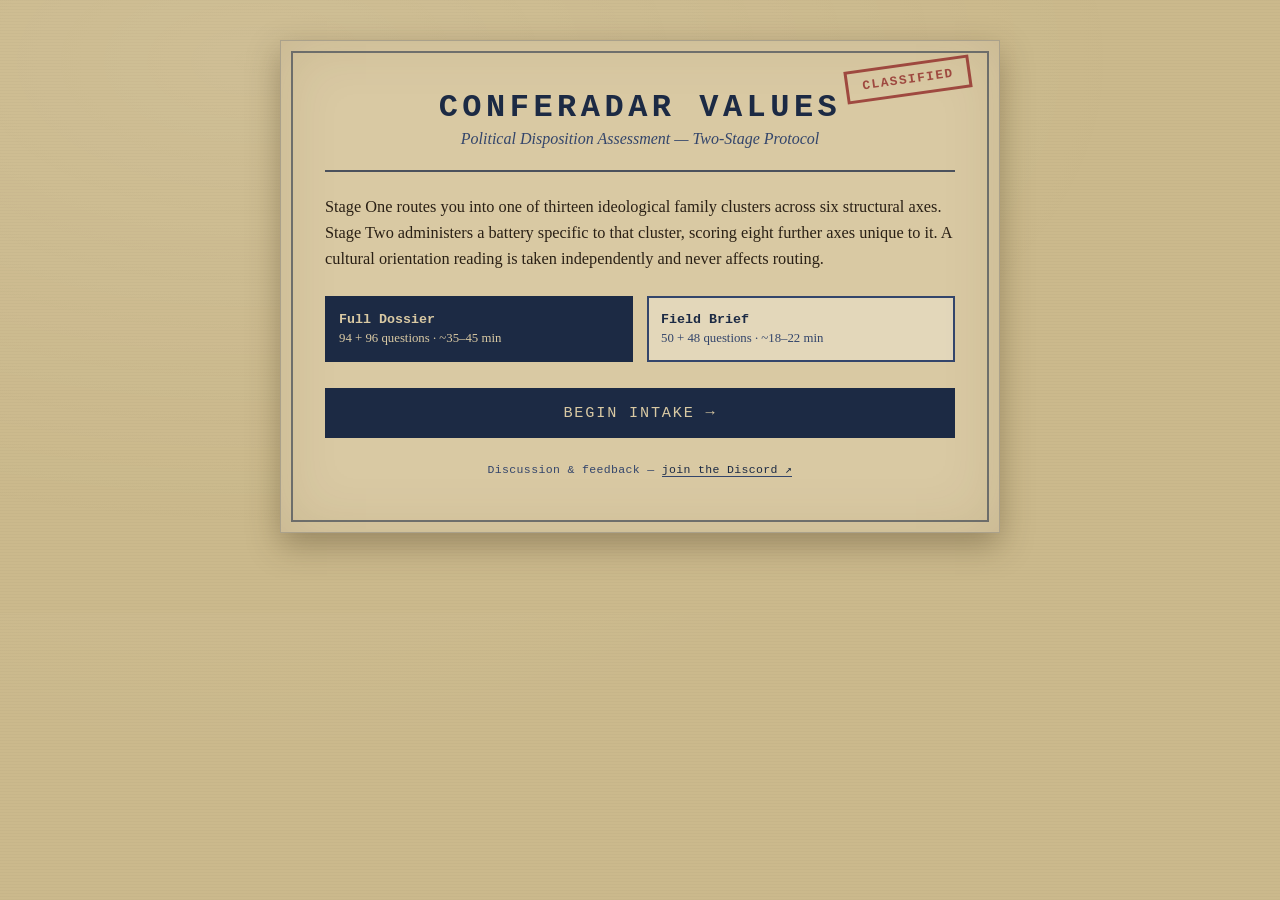
<file: index.html>
<!doctype html>
<html lang="en">
<head>
<meta charset="utf-8">
<meta http-equiv="refresh" content="0; url=conferadar.html">
<title>Conferadar Values</title>
</head>
<body>
<p><a href="conferadar.html">Continue to Conferadar Values</a></p>
</body>
</html>
</file>
